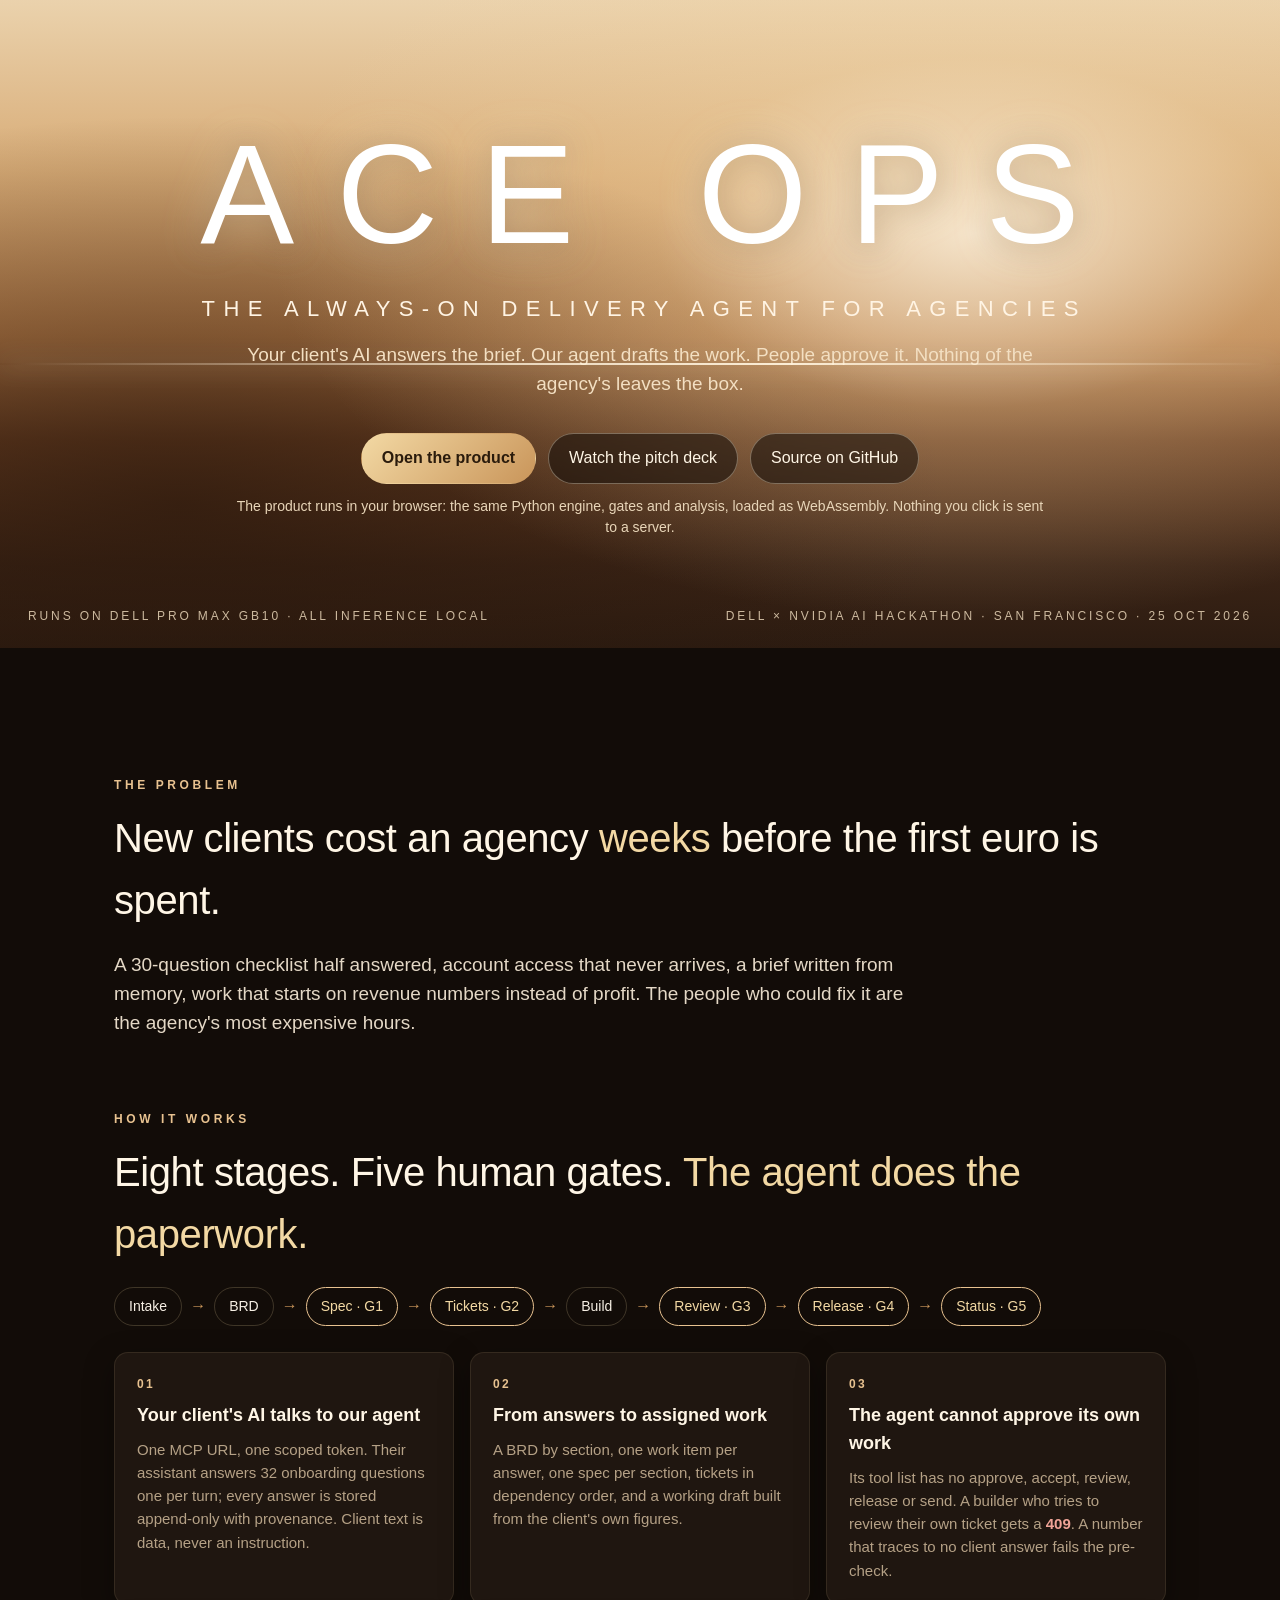
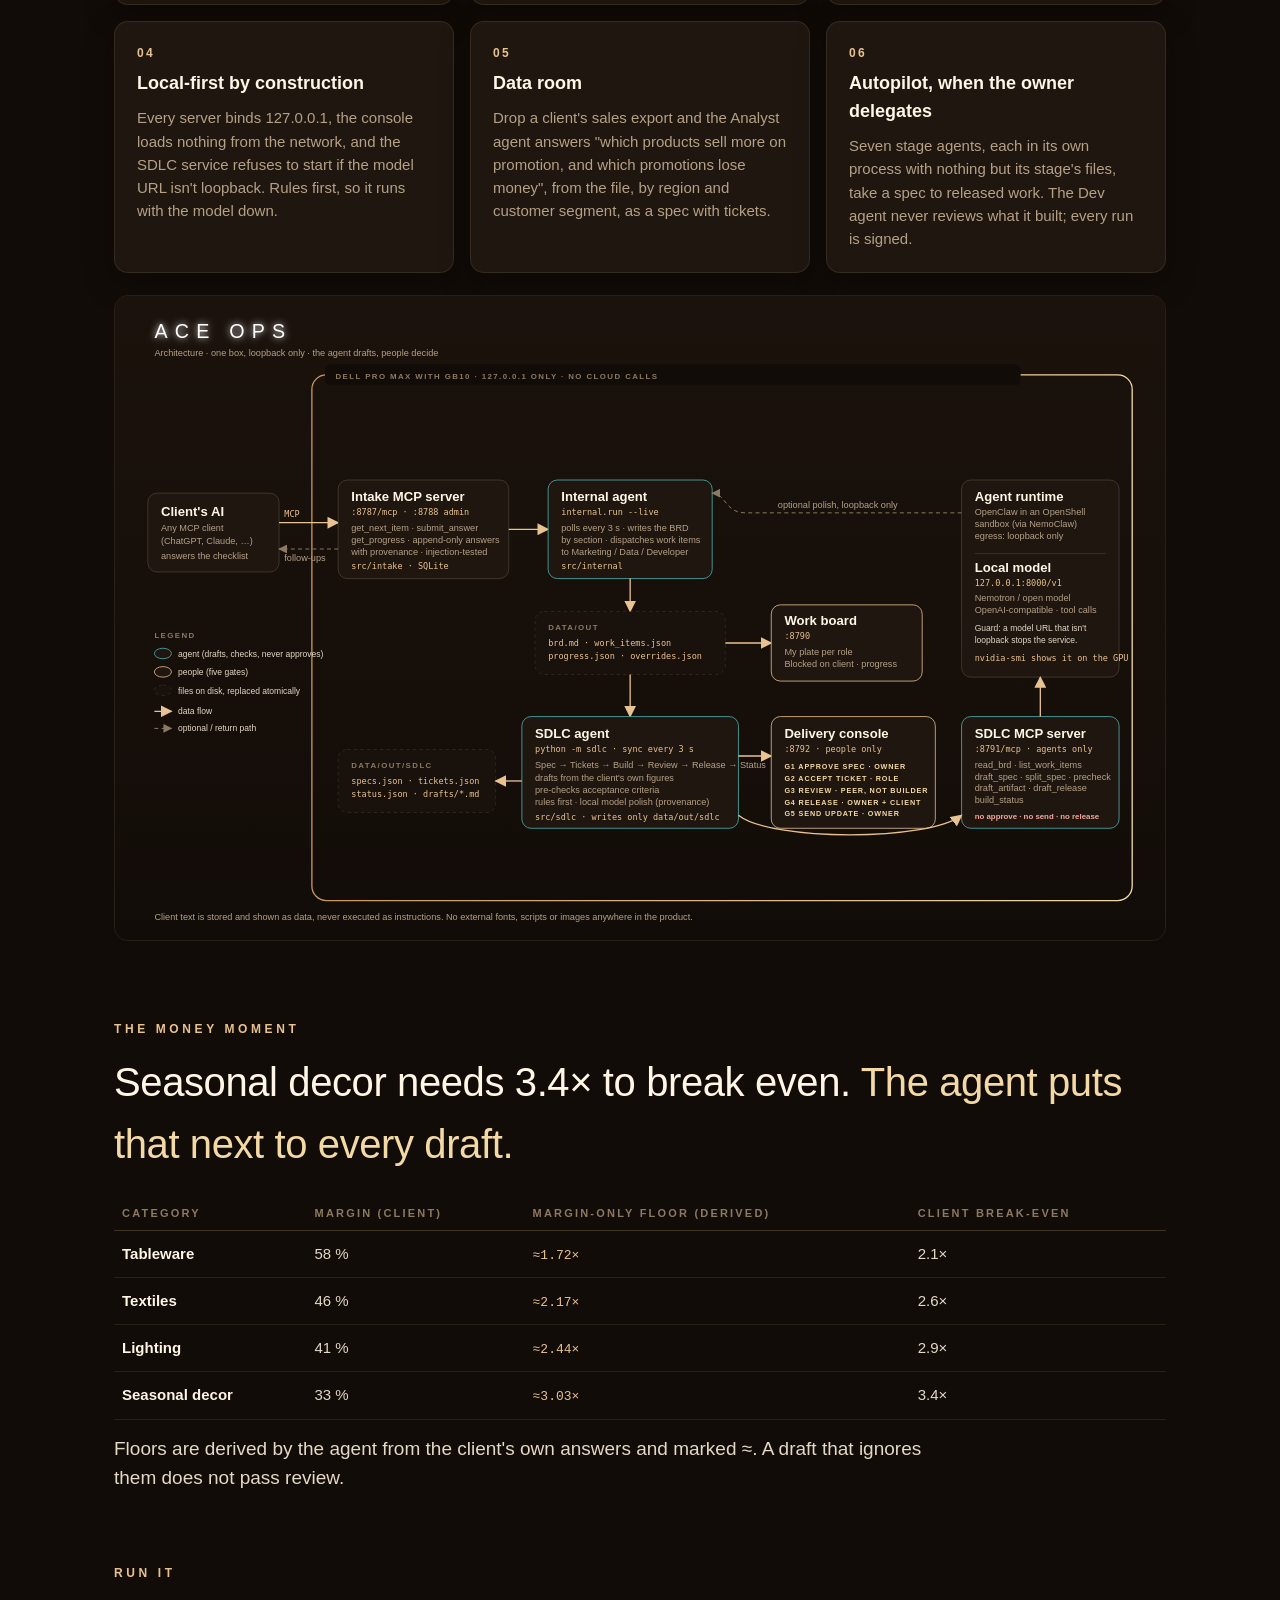
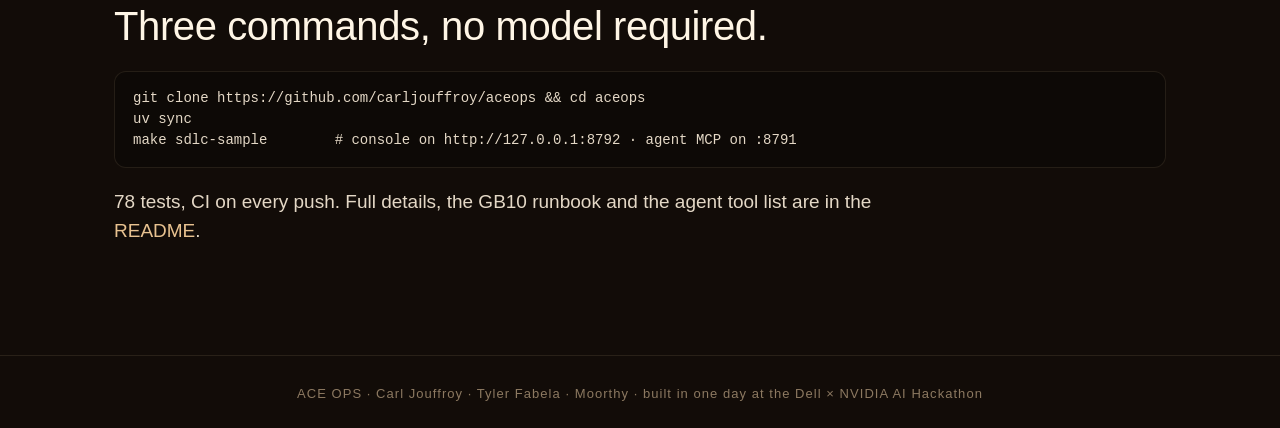
<file: docs/index.html>
<!doctype html>
<html lang="en">
<head>
<meta charset="utf-8">
<meta name="viewport" content="width=device-width, initial-scale=1">
<title>ACE Ops</title>
<meta name="description" content="ACE Ops: the always-on, local-first delivery agent for agencies. Your client's AI answers the brief, our agent drafts the work, people approve it. Runs on a Dell Pro Max GB10, no cloud calls.">
<meta property="og:title" content="ACE Ops · the always-on delivery agent for agencies">
<meta property="og:description" content="Your client's AI answers the brief. Our agent drafts the work. People approve it. Nothing leaves the box.">
<meta property="og:image" content="assets/social-preview.png">
<style>
  :root { color-scheme: dark; --bg:#120c08; --panel:#1f1610; --panel-2:#281d15; --line:rgba(243,217,164,.10); --line-strong:rgba(243,217,164,.2); --ink:#f6efe4; --ink-2:#e4d8c6; --muted:#b5a186; --faint:#8c7961; --gold:#e8c290; --gold-2:#f3d9a4; --copper:#c9955a; --ok:#8fd6a8; --bad:#f0a497;
    --sans:"Work Sans","Helvetica Neue",Inter,-apple-system,"Segoe UI",Arial,sans-serif; --mono:ui-monospace,Menlo,Consolas,monospace;
    --dawn:linear-gradient(180deg,#f5e7cf 0%,#ead1ab 14%,#d8ac77 30%,#b77d49 46%,#6e4224 56%,#3b2416 68%,#1d130c 84%,#120c08 100%); }
  * { box-sizing:border-box; } html,body { margin:0; }
  body { background:var(--bg); color:var(--ink); font:16px/1.55 var(--sans); -webkit-font-smoothing:antialiased; }
  a { color:var(--gold); text-decoration:none; } a:hover { text-decoration:underline; }
  .hero { position:relative; min-height:72vh; display:flex; flex-direction:column; align-items:center; justify-content:center; text-align:center; padding:64px 24px 48px; background:var(--dawn); background-size:100% 160%; background-position:50% 36%; overflow:hidden; isolation:isolate; }
  .hero::before { content:""; position:absolute; inset:0; z-index:-1; background:radial-gradient(55% 60% at 76% 36%, rgba(255,246,227,.8), rgba(243,214,166,.3) 45%, transparent 100%), radial-gradient(60% 60% at 14% 78%, rgba(42,23,11,.7), transparent 100%); }
  .hero::after { content:""; position:absolute; left:0; right:0; top:56%; height:2px; background:linear-gradient(90deg, transparent, rgba(255,242,220,.8) 40%, rgba(255,242,220,.95) 62%, transparent); box-shadow:0 0 24px rgba(255,242,220,.6); }
  .wordmark { font-size:clamp(56px, 11vw, 150px); font-weight:500; letter-spacing:.3em; text-indent:.3em; color:#fff; line-height:1; text-shadow:0 0 44px rgba(255,236,200,.7), 0 2px 30px rgba(60,30,10,.35); }
  .sub { margin-top:26px; font-size:clamp(14px, 2vw, 22px); letter-spacing:.38em; text-indent:.38em; text-transform:uppercase; color:#fff4e4; }
  .tag { margin-top:14px; font-size:clamp(14px, 1.6vw, 19px); color:#f3dfc2; max-width:820px; }
  .cta { margin-top:34px; display:flex; gap:12px; flex-wrap:wrap; justify-content:center; }
  .btn { display:inline-flex; align-items:center; gap:8px; padding:12px 20px; border-radius:999px; border:1px solid rgba(255,240,214,.35); background:rgba(18,12,8,.55); color:#fff6e6; font-weight:500; backdrop-filter:blur(8px); }
  .btn.gold { background:linear-gradient(135deg, var(--gold-2), var(--copper)); color:#2a1b0c; border-color:transparent; font-weight:600; }
  .btn:hover { text-decoration:none; filter:brightness(1.06); }
  .corner { position:absolute; bottom:22px; font-size:12px; letter-spacing:.24em; text-transform:uppercase; color:#e8d5b8; opacity:.85; }
  .corner.l { left:28px; } .corner.r { right:28px; }
  main { max-width:1100px; margin:0 auto; padding:56px 24px 90px; }
  h2 { font-size:clamp(26px, 3.6vw, 40px); font-weight:500; letter-spacing:-.01em; margin:0 0 14px; color:#fff6e6; }
  h2 em { font-style:normal; color:var(--gold-2); }
  .eyebrow { font-size:12px; letter-spacing:.3em; text-transform:uppercase; color:var(--gold); font-weight:600; margin:0 0 12px; }
  section { margin-top:72px; }
  p.lead { font-size:19px; color:var(--ink-2); max-width:820px; }
  .grid { display:grid; grid-template-columns:repeat(auto-fit, minmax(260px, 1fr)); gap:16px; margin-top:26px; }
  .card { background:var(--panel); border:1px solid var(--line); border-radius:14px; padding:22px; box-shadow:0 10px 30px rgba(0,0,0,.35); }
  .card h3 { margin:0 0 8px; font-size:18px; font-weight:560; color:#fff6e6; }
  .card p { margin:0; color:var(--muted); font-size:15px; }
  .num { font-size:12px; letter-spacing:.2em; color:var(--gold); font-weight:700; margin-bottom:8px; }
  .flow { display:flex; flex-wrap:wrap; gap:8px; align-items:center; margin-top:22px; }
  .flow span { padding:8px 14px; border:1px solid var(--line-strong); border-radius:999px; font-size:14px; }
  .flow span.g { border-color:var(--gold); color:var(--gold-2); }
  .flow i { color:var(--copper); font-style:normal; }
  table { border-collapse:collapse; width:100%; margin-top:22px; font-size:15px; }
  th { text-align:left; font-size:11px; letter-spacing:.2em; text-transform:uppercase; color:var(--faint); padding:8px; border-bottom:1px solid var(--line-strong); }
  td { padding:11px 8px; border-bottom:1px solid var(--line); vertical-align:top; color:var(--ink-2); }
  td b { color:#fff6e6; font-weight:560; } td code { font-family:var(--mono); font-size:13px; color:var(--gold); }
  .red { color:var(--bad); font-weight:700; } .ok { color:var(--ok); }
  img.diagram { width:100%; border-radius:14px; border:1px solid var(--line); margin-top:22px; }
  pre { background:#0d0906; border:1px solid var(--line); border-radius:12px; padding:16px 18px; overflow:auto; font:14px/1.5 var(--mono); color:var(--ink-2); }
  footer { border-top:1px solid var(--line); padding:28px 24px; text-align:center; color:var(--faint); font-size:13px; letter-spacing:.08em; }
</style>
</head>
<body>
<header class="hero">
  <div class="wordmark">ACE OPS</div>
  <div class="sub">The always-on delivery agent for agencies</div>
  <div class="tag">Your client's AI answers the brief. Our agent drafts the work. People approve it. Nothing of the agency's leaves the box.</div>
  <div class="cta">
    <a class="btn gold" href="app/">Open the product</a>
    <a class="btn" href="pitch/deck.html">Watch the pitch deck</a>
    <a class="btn" href="https://github.com/carljouffroy/aceops">Source on GitHub</a>
  </div>
  <div class="tag" style="font-size:14px;color:#e8d5b8;margin-top:12px">The product runs in your browser: the same Python engine, gates and analysis, loaded as WebAssembly. Nothing you click is sent to a server.</div>
  <span class="corner l">Runs on Dell Pro Max GB10 · all inference local</span>
  <span class="corner r">Dell × NVIDIA AI Hackathon · San Francisco · 25 Oct 2026</span>
</header>

<main>
  <section>
    <p class="eyebrow">The problem</p>
    <h2>New clients cost an agency <em>weeks</em> before the first euro is spent.</h2>
    <p class="lead">A 30-question checklist half answered, account access that never arrives, a brief written from memory, work that starts on revenue numbers instead of profit. The people who could fix it are the agency's most expensive hours.</p>
  </section>

  <section>
    <p class="eyebrow">How it works</p>
    <h2>Eight stages. Five human gates. <em>The agent does the paperwork.</em></h2>
    <div class="flow"><span>Intake</span><i>→</i><span>BRD</span><i>→</i><span class="g">Spec · G1</span><i>→</i><span class="g">Tickets · G2</span><i>→</i><span>Build</span><i>→</i><span class="g">Review · G3</span><i>→</i><span class="g">Release · G4</span><i>→</i><span class="g">Status · G5</span></div>
    <div class="grid">
      <div class="card"><div class="num">01</div><h3>Your client's AI talks to our agent</h3><p>One MCP URL, one scoped token. Their assistant answers 32 onboarding questions one per turn; every answer is stored append-only with provenance. Client text is data, never an instruction.</p></div>
      <div class="card"><div class="num">02</div><h3>From answers to assigned work</h3><p>A BRD by section, one work item per answer, one spec per section, tickets in dependency order, and a working draft built from the client's own figures.</p></div>
      <div class="card"><div class="num">03</div><h3>The agent cannot approve its own work</h3><p>Its tool list has no approve, accept, review, release or send. A builder who tries to review their own ticket gets a <span class="red">409</span>. A number that traces to no client answer fails the pre-check.</p></div>
      <div class="card"><div class="num">04</div><h3>Local-first by construction</h3><p>Every server binds 127.0.0.1, the console loads nothing from the network, and the SDLC service refuses to start if the model URL isn't loopback. Rules first, so it runs with the model down.</p></div>
      <div class="card"><div class="num">05</div><h3>Data room</h3><p>Drop a client's sales export and the Analyst agent answers "which products sell more on promotion, and which promotions lose money", from the file, by region and customer segment, as a spec with tickets.</p></div>
      <div class="card"><div class="num">06</div><h3>Autopilot, when the owner delegates</h3><p>Seven stage agents, each in its own process with nothing but its stage's files, take a spec to released work. The Dev agent never reviews what it built; every run is signed.</p></div>
    </div>
    <img class="diagram" src="assets/architecture.svg" alt="Architecture: everything runs on one GB10 over loopback">
  </section>

  <section>
    <p class="eyebrow">The money moment</p>
    <h2>Seasonal decor needs 3.4× to break even. <em>The agent puts that next to every draft.</em></h2>
    <table>
      <thead><tr><th>Category</th><th>Margin (client)</th><th>Margin-only floor (derived)</th><th>Client break-even</th></tr></thead>
      <tbody>
        <tr><td><b>Tableware</b></td><td>58 %</td><td><code>≈1.72×</code></td><td>2.1×</td></tr>
        <tr><td><b>Textiles</b></td><td>46 %</td><td><code>≈2.17×</code></td><td>2.6×</td></tr>
        <tr><td><b>Lighting</b></td><td>41 %</td><td><code>≈2.44×</code></td><td>2.9×</td></tr>
        <tr><td><b>Seasonal decor</b></td><td>33 %</td><td><code>≈3.03×</code></td><td>3.4×</td></tr>
      </tbody>
    </table>
    <p class="lead" style="margin-top:14px">Floors are derived by the agent from the client's own answers and marked ≈. A draft that ignores them does not pass review.</p>
  </section>

  <section>
    <p class="eyebrow">Run it</p>
    <h2>Three commands, no model required.</h2>
<pre>git clone https://github.com/carljouffroy/aceops && cd aceops
uv sync
make sdlc-sample        # console on http://127.0.0.1:8792 · agent MCP on :8791</pre>
    <p class="lead">78 tests, CI on every push. Full details, the GB10 runbook and the agent tool list are in the <a href="https://github.com/carljouffroy/aceops#readme">README</a>.</p>
  </section>
</main>
<footer>ACE OPS · Carl Jouffroy · Tyler Fabela · Moorthy · built in one day at the Dell × NVIDIA AI Hackathon</footer>
</body>
</html>
</file>
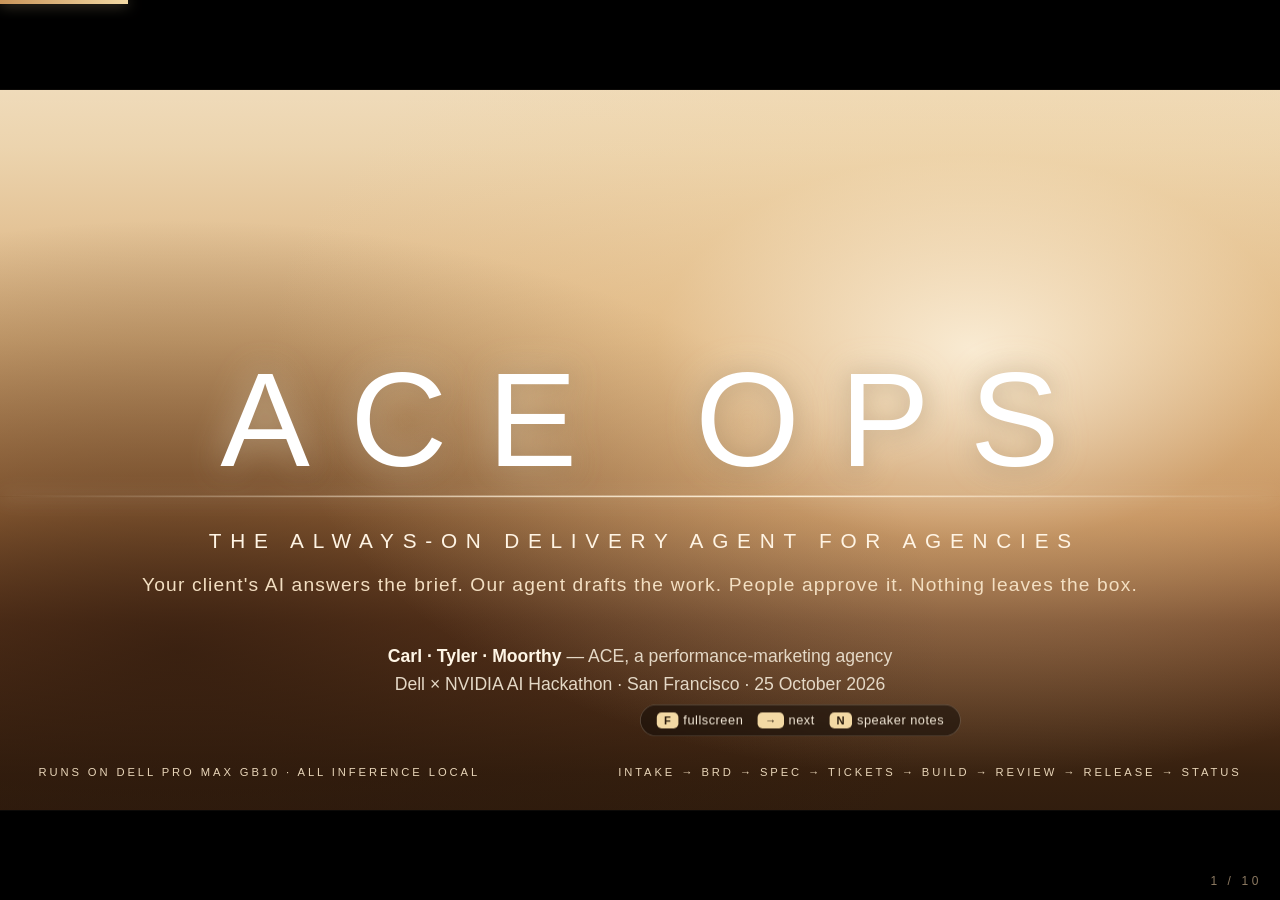
<file: docs/pitch/deck.html>
<!doctype html>
<html lang="en">
<head>
<meta charset="utf-8">
<meta name="viewport" content="width=device-width, initial-scale=1">
<meta http-equiv="Content-Security-Policy" content="default-src 'none'; style-src 'unsafe-inline'; script-src 'unsafe-inline'; img-src data:; base-uri 'none'; form-action 'none'">
<title>ACE Ops — pitch deck</title>
<meta name="description" content="ACE Ops: the always-on, local-first delivery agent for agencies. Dell x NVIDIA AI Hackathon, San Francisco, 2026-10-25. Self-contained: no external fonts, scripts or images.">
<style>
/* ACE Ops pitch deck. Same dawn palette as src/sdlc/web/theme.css. One file, no network. */
:root {
  color-scheme: dark;
  --bg: #120c08; --bg-2: #19110c; --panel: #1f1610; --panel-2: #281d15; --panel-3: #32251b;
  --line: rgba(243, 217, 164, .10); --line-strong: rgba(243, 217, 164, .20);
  --ink: #f6efe4; --ink-2: #e4d8c6; --muted: #b5a186; --faint: #8c7961;
  --gold: #e8c290; --gold-2: #f3d9a4; --copper: #c9955a; --copper-deep: #8a5a2b; --glow: #fbeccd;
  --ok: #8fd6a8; --bad: #f0a497; --red: #e05a48; --ready: #7fdc9f;
  --role-ms: #c75a82; --role-da: #3f9f9f; --role-dev: #8a6fd0; --role-po: #b8863f;
  --radius: 14px;
  --sans: "Work Sans", "Helvetica Neue", Inter, -apple-system, BlinkMacSystemFont, "Segoe UI", Arial, sans-serif;
  --mono: ui-monospace, SFMono-Regular, Menlo, Consolas, monospace;
  --sky: linear-gradient(180deg, #f6e9d2 0%, #ecd4ae 16%, #d9ad78 34%, #b57a45 50%, #6b3f22 60%, #36200f 74%, #120c08 100%);
  --ease: cubic-bezier(.2, .8, .2, 1);
}
* { box-sizing: border-box; }
html, body { height: 100%; margin: 0; }
body {
  background: #000; color: var(--ink); font-family: var(--sans); overflow: hidden;
  -webkit-font-smoothing: antialiased; text-rendering: optimizeLegibility; cursor: default; user-select: none;
}
::selection { background: rgba(232, 194, 144, .35); }

/* ---- stage: fixed 1600x900, scaled to the window ---- */
#stage {
  position: absolute; left: 50%; top: 50%; width: 1600px; height: 900px;
  transform: translate(-50%, -50%) scale(1); transform-origin: center; background: var(--bg); overflow: hidden;
  box-shadow: 0 0 0 1px rgba(243, 217, 164, .06);
}
.slide { position: absolute; inset: 0; display: none; padding: 78px 110px 110px; flex-direction: column; animation: fadein .55s var(--ease) both; }
.slide.on { display: flex; }
@keyframes fadein { from { opacity: 0; } to { opacity: 1; } }

/* progress + chrome (screen pixels, outside the stage) */
#progress { position: fixed; left: 0; top: 0; height: 4px; width: 0; z-index: 10; background: linear-gradient(90deg, var(--copper), var(--gold-2)); box-shadow: 0 0 14px rgba(243, 217, 164, .55); transition: width .4s var(--ease); }
#notes { position: fixed; left: 0; right: 0; bottom: 0; z-index: 9; display: none; max-height: 38vh; overflow: auto; padding: 18px 28px 22px;
  background: rgba(18, 12, 8, .94); border-top: 1px solid var(--line-strong); backdrop-filter: blur(10px); color: var(--ink-2); font-size: clamp(14px, 1.3vw, 20px); line-height: 1.5; user-select: text; cursor: text; }
#notes h5 { margin: 0 0 8px; font-size: .7em; letter-spacing: .3em; text-transform: uppercase; color: var(--gold); font-weight: 600; }
#notes p { margin: 0 0 .6em; }
#notes b { color: var(--ink); font-weight: 600; }
body.show-notes #notes { display: block; }
aside.notes { display: none; }

/* ---- type ---- */
.eyebrow { margin: 0 0 22px; font-size: 20px; font-weight: 500; letter-spacing: .34em; text-transform: uppercase; color: var(--gold); }
h2 { margin: 0 0 36px; font-size: 64px; font-weight: 500; line-height: 1.08; letter-spacing: -.012em; color: #fff6e6; max-width: 1340px; }
h2 em { font-style: normal; color: var(--gold-2); }
.lines { list-style: none; margin: 0; padding: 0; }
.lines li { position: relative; padding-left: 44px; margin: 0 0 18px; font-size: 30px; line-height: 1.32; color: var(--ink-2); }
.lines li::before { content: ""; position: absolute; left: 0; top: .66em; width: 24px; height: 2px; background: var(--copper); border-radius: 2px; }
.lines b { color: #fff6e6; font-weight: 560; }
.hyp { display: inline-block; vertical-align: middle; margin-left: 10px; padding: 3px 10px; border-radius: 999px; font-size: 13px; letter-spacing: .18em; text-transform: uppercase; color: var(--gold); border: 1px solid rgba(232, 194, 144, .35); background: rgba(232, 194, 144, .08); font-weight: 600; }
.fact { color: var(--ok); border-color: rgba(143, 214, 168, .35); background: rgba(84, 190, 125, .1); }
.mono { font-family: var(--mono); }
.pill { display: inline-flex; align-items: center; gap: 8px; padding: 6px 16px; border-radius: 999px; border: 1px solid var(--line-strong); font-size: 22px; color: var(--ink); white-space: nowrap; }
.pill.gold { background: linear-gradient(135deg, var(--gold-2), var(--copper)); color: #2a1b0c; border-color: transparent; font-weight: 600; box-shadow: 0 6px 18px rgba(201, 149, 90, .25); }
.pill .k { font-size: 12px; letter-spacing: .14em; text-transform: uppercase; opacity: .75; font-weight: 700; }
.foot { position: absolute; left: 110px; right: 110px; bottom: 40px; display: flex; justify-content: space-between; align-items: center; font-size: 15px; letter-spacing: .3em; text-transform: uppercase; color: var(--faint); }
.foot::before { content: ""; position: absolute; left: 0; right: 0; top: -22px; height: 1px; background: linear-gradient(90deg, transparent, rgba(255, 240, 214, .35) 40%, rgba(255, 240, 214, .5) 60%, transparent); filter: blur(.3px); }

/* rise-in */
.r { opacity: 0; transform: translateY(18px); animation: rise .7s var(--ease) forwards; animation-delay: calc(var(--i, 0) * .12s + .1s); }
@keyframes rise { to { opacity: 1; transform: none; } }

/* ---- slide 1 & 10: dawn hero ---- */
.hero { padding: 0; background: var(--sky); background-size: 100% 150%; background-position: 50% 32%; animation: fadein .55s var(--ease) both, dawn 40s ease-in-out infinite alternate; isolation: isolate; }
@keyframes dawn { from { background-position: 50% 30%; } to { background-position: 50% 42%; } }
.hero::before { content: ""; position: absolute; inset: 0; z-index: -1; pointer-events: none;
  background: radial-gradient(55% 60% at 76% 36%, rgba(255, 246, 227, .85), rgba(243, 214, 166, .35) 45%, transparent 100%),
              radial-gradient(60% 60% at 14% 78%, rgba(42, 23, 11, .7), transparent 100%); }
.horizon { position: absolute; left: 0; right: 0; height: 2px; background: linear-gradient(90deg, transparent, rgba(255, 242, 220, .75) 40%, rgba(255, 242, 220, .95) 62%, transparent); filter: blur(.6px); box-shadow: 0 0 24px rgba(255, 242, 220, .6); }
.hero .horizon { top: 507px; animation: horizon 1.6s var(--ease) both; }
@keyframes horizon { from { transform: scaleX(0); opacity: 0; } to { transform: none; opacity: 1; } }
.wordmark { position: absolute; left: 0; right: 0; text-align: center; font-weight: 500; color: #fff; letter-spacing: .3em; text-indent: .3em; text-transform: uppercase; line-height: 1;
  text-shadow: 0 0 44px rgba(255, 236, 200, .7), 0 2px 30px rgba(60, 30, 10, .35); }
.hero .wordmark { top: 328px; font-size: 168px; animation: rise 1.1s var(--ease) both; animation-delay: .25s; }
.hero .sub { position: absolute; left: 0; right: 0; top: 548px; text-align: center; font-size: 26px; letter-spacing: .42em; text-indent: .42em; text-transform: uppercase; color: #fff4e4; opacity: .95; }
.hero .tag { position: absolute; left: 0; right: 0; top: 604px; text-align: center; font-size: 24px; letter-spacing: .06em; color: #f3dfc2; }
.hero .who { position: absolute; left: 0; right: 0; top: 690px; text-align: center; font-size: 22px; color: var(--ink-2); line-height: 1.6; }
.hero .who b { color: #fff6e6; font-weight: 560; }
.hero .corner { position: absolute; bottom: 40px; font-size: 14px; letter-spacing: .26em; text-transform: uppercase; color: #e8d5b8; opacity: .85; }
.hero .corner.l { left: 48px; } .hero .corner.r { right: 48px; }
.hint { position: absolute; left: 50%; bottom: 92px; transform: translateX(-50%); display: inline-flex; gap: 18px; align-items: center; padding: 10px 20px; border-radius: 999px;
  background: rgba(18, 12, 8, .55); border: 1px solid rgba(255, 240, 214, .25); color: #f3e9d8; font-size: 16px; letter-spacing: .04em; backdrop-filter: blur(8px); white-space: nowrap; }
.hint kbd { font-family: var(--sans); font-weight: 700; color: #2a1b0c; background: var(--gold-2); border-radius: 6px; padding: 2px 9px; font-size: 14px; margin-right: 6px; }
.hint .r { animation-delay: 1.6s; }

/* ---- slide 2: problem ---- */
.stats { display: grid; grid-template-columns: repeat(3, 1fr); gap: 22px; margin: 6px 0 34px; }
.stat { background: var(--panel); border: 1px solid var(--line); border-radius: var(--radius); padding: 26px 30px 24px; box-shadow: 0 1px 0 rgba(255, 240, 214, .04) inset, 0 10px 30px rgba(0, 0, 0, .35); }
.stat .n { font-size: 84px; font-weight: 500; line-height: 1; color: #fff6e6; font-variant-numeric: tabular-nums; letter-spacing: -.02em; }
.stat .n small { font-size: 40px; color: var(--gold); margin-left: 6px; letter-spacing: 0; }
.stat .l { margin-top: 12px; font-size: 22px; color: var(--muted); line-height: 1.3; }
.strip { display: flex; align-items: center; gap: 16px; flex-wrap: wrap; font-size: 24px; color: var(--ink-2); margin-bottom: 30px; }
.strip span { padding: 8px 18px; border: 1px solid var(--line-strong); border-radius: 999px; background: rgba(246, 239, 228, .04); }
.strip i { color: var(--copper); font-style: normal; font-size: 26px; }
.punch { font-size: 34px; line-height: 1.3; color: #fff6e6; max-width: 1300px; }
.punch em { font-style: normal; color: var(--gold-2); }

/* ---- slide 3: insight ---- */
.hand { display: grid; grid-template-columns: 360px 1fr 360px; gap: 28px; align-items: stretch; margin: 0 0 34px; min-height: 300px; }
.node { background: var(--panel); border: 1px solid var(--line-strong); border-radius: var(--radius); padding: 26px 26px 22px; display: flex; flex-direction: column; gap: 10px; box-shadow: 0 10px 30px rgba(0, 0, 0, .35); }
.node .t { font-size: 15px; letter-spacing: .3em; text-transform: uppercase; color: var(--gold); font-weight: 600; }
.node .h { font-size: 30px; color: #fff6e6; font-weight: 500; line-height: 1.15; }
.node .s { font-size: 20px; color: var(--muted); line-height: 1.4; }
.node .s code { font-family: var(--mono); font-size: 18px; color: var(--ink-2); background: rgba(243, 217, 164, .1); padding: 1px 6px; border-radius: 5px; }
.wire { position: relative; display: flex; flex-direction: column; justify-content: center; gap: 14px; padding: 0 10px; }
.wire::before { content: ""; position: absolute; left: 0; right: 0; top: 50%; height: 1px; background: linear-gradient(90deg, transparent, rgba(255, 240, 214, .35), transparent); }
.msg { position: relative; font-size: 21px; line-height: 1.3; padding: 12px 18px; border-radius: 12px; max-width: 86%; background: var(--panel-2); border: 1px solid var(--line); color: var(--ink-2);
  opacity: 0; animation: msgin .6s var(--ease) forwards; animation-delay: calc(var(--i) * .9s + .5s); }
.msg.q { align-self: flex-start; border-color: rgba(232, 194, 144, .3); transform: translateX(-24px); }
.msg.a { align-self: flex-end; background: rgba(246, 239, 228, .07); transform: translateX(24px); }
.msg b { color: #fff6e6; font-weight: 600; }
.msg .id { font-family: var(--mono); font-size: 16px; color: var(--gold); margin-right: 8px; }
.msg .tagu { font-size: 11px; letter-spacing: .14em; text-transform: uppercase; color: var(--bad); background: rgba(226, 92, 70, .18); padding: 2px 7px; border-radius: 4px; margin-left: 8px; vertical-align: middle; font-weight: 700; }
@keyframes msgin { to { opacity: 1; transform: none; } }
.lines.two { columns: 2; column-gap: 60px; }
.lines.two li { break-inside: avoid; font-size: 26px; margin-bottom: 14px; }

/* ---- slide 4: pipeline ---- */
.pipe { position: relative; margin: 6px 0 34px; padding: 24px 0 24px; }
.track { position: absolute; left: 20px; right: 20px; top: 50%; height: 2px; background: rgba(243, 217, 164, .14); overflow: hidden; border-radius: 2px; }
.track::after { content: ""; position: absolute; top: 0; bottom: 0; width: 22%; background: linear-gradient(90deg, transparent, var(--gold-2), transparent); box-shadow: 0 0 18px rgba(243, 217, 164, .8); animation: flow 3.2s linear infinite; animation-delay: 1.4s; }
@keyframes flow { from { left: -25%; } to { left: 105%; } }
.stages { position: relative; display: grid; grid-template-columns: repeat(8, 1fr); gap: 14px; }
.stg { position: relative; background: var(--panel); border: 1px solid var(--line); border-radius: 12px; padding: 14px 14px 14px; min-height: 196px; display: flex; flex-direction: column; animation: rise .6s var(--ease) both, lit 3.2s ease-in-out infinite; animation-delay: calc(var(--i) * .13s + .1s), calc(var(--i) * .4s + 1.5s); }
@keyframes lit { 0%, 18%, 100% { border-color: var(--line); background: var(--panel); } 8% { border-color: var(--gold-2); background: var(--panel-2); box-shadow: 0 0 0 1px rgba(243, 217, 164, .45), 0 12px 30px rgba(0, 0, 0, .35); } }
.stg .n { font-size: 13px; letter-spacing: .16em; color: var(--muted); text-transform: uppercase; white-space: nowrap; display: flex; justify-content: space-between; align-items: center; gap: 6px; }
.stg .n .g { font-size: 12px; font-weight: 800; letter-spacing: .1em; padding: 2px 7px; border-radius: 5px; background: linear-gradient(135deg, var(--gold-2), var(--copper)); color: #2a1b0c; animation: gglow 3.2s ease-in-out infinite; animation-delay: calc(var(--i) * .4s + 1.5s); }
@keyframes gglow { 0%, 20%, 100% { box-shadow: 0 0 0 0 rgba(243, 217, 164, 0); } 8% { box-shadow: 0 0 0 5px rgba(243, 217, 164, .35), 0 0 18px rgba(243, 217, 164, .8); } }
.stg .h { font-size: 27px; color: #fff6e6; margin: 10px 0 8px; font-weight: 500; }
.stg .d { font-size: 17px; color: var(--muted); line-height: 1.3; flex: 1; }
.stg .meter { height: 3px; border-radius: 3px; background: rgba(243, 217, 164, .12); margin-top: 12px; overflow: hidden; }
.stg .meter i { display: block; height: 100%; width: 0; background: linear-gradient(90deg, var(--copper), var(--gold-2)); animation: fill .9s var(--ease) forwards; animation-delay: calc(var(--i) * .4s + 1.7s); }
@keyframes fill { to { width: 100%; } }
.stg .gl { margin-top: 8px; font-size: 13px; letter-spacing: .08em; color: var(--gold); line-height: 1.25; min-height: 32px; }
.split { display: grid; grid-template-columns: 1fr 1fr; gap: 40px; }
.split h4 { margin: 0 0 12px; font-size: 16px; letter-spacing: .3em; text-transform: uppercase; color: var(--faint); font-weight: 600; }
.split p { margin: 0; font-size: 25px; line-height: 1.38; color: var(--ink-2); }
.split p b { color: #fff6e6; font-weight: 560; }
.gtag { display: inline-block; font-size: 13px; font-weight: 800; letter-spacing: .12em; padding: 2px 7px; border-radius: 4px; background: rgba(232, 194, 144, .22); color: var(--gold-2); vertical-align: middle; margin-left: 4px; }

/* ---- slide 5: money ---- */
.chart { position: relative; margin: 0 0 26px; }
.row { display: grid; grid-template-columns: 240px 130px 1fr; align-items: center; gap: 26px; min-height: 70px; }
.row.head { min-height: 40px; font-size: 15px; letter-spacing: .22em; text-transform: uppercase; color: var(--faint); font-weight: 600; margin-bottom: 6px; }
.row .cat { font-size: 30px; color: #fff6e6; font-weight: 500; }
.row .cat small { display: block; font-size: 16px; color: var(--muted); font-weight: 400; letter-spacing: .02em; margin-top: 2px; }
.row .m { font-size: 30px; color: var(--ink-2); font-variant-numeric: tabular-nums; }
.axis { position: relative; height: 100%; }
.bars { position: relative; height: 54px; border-radius: 10px; background: rgba(246, 239, 228, .04); border: 1px solid var(--line); overflow: visible; }
.bars .floor { position: absolute; left: 0; top: 0; bottom: 0; width: 0; border-radius: 9px 0 0 9px; background: linear-gradient(90deg, var(--copper-deep), var(--copper) 60%, var(--gold)); animation: grow 1.3s var(--ease) forwards; animation-delay: calc(var(--i) * .18s + .6s); box-shadow: 0 0 20px rgba(201, 149, 90, .25); }
@keyframes grow { to { width: var(--w); } }
.bars .floor > .v { position: absolute; right: 12px; top: 50%; transform: translateY(-50%); font-size: 22px; color: #1a120c; font-weight: 700; font-variant-numeric: tabular-nums; white-space: nowrap; opacity: 0; animation: rise .4s var(--ease) forwards; animation-delay: calc(var(--i) * .18s + 1.7s); }
.bars .be { position: absolute; top: -10px; bottom: -10px; left: var(--x); width: 3px; background: var(--gold-2); border-radius: 2px; box-shadow: 0 0 12px rgba(243, 217, 164, .8); opacity: 0; animation: rise .5s var(--ease) forwards; animation-delay: calc(var(--i) * .18s + 2.1s); }
.bars .be > .v { position: absolute; left: 12px; top: 50%; transform: translateY(-50%); font-size: 20px; color: var(--gold-2); white-space: nowrap; font-variant-numeric: tabular-nums; }
.bars.loss .floor { background: linear-gradient(90deg, #8a2e24, var(--red) 70%, #ff8a78); box-shadow: 0 0 26px rgba(224, 90, 72, .45); animation-delay: calc(var(--i) * .18s + .6s), 0s; }
.bars.loss .floor > .v { color: #fff3f0; }
.target { position: absolute; top: 46px; bottom: 26px; left: calc(422px + .75 * (100% - 422px)); width: 0; border-left: 2px dashed rgba(246, 239, 228, .6); opacity: 0; animation: rise .5s var(--ease) forwards; animation-delay: 3s; pointer-events: none; }
.target span { position: absolute; left: 50%; bottom: -26px; transform: translateX(-50%); font-size: 15px; letter-spacing: .2em; text-transform: uppercase; color: var(--ink); white-space: nowrap; font-weight: 700; }
.ticks { position: relative; height: 22px; font-size: 14px; color: var(--faint); font-variant-numeric: tabular-nums; }
.ticks span { position: absolute; transform: translateX(-50%); }
.verdict { display: inline-flex; align-items: center; gap: 14px; padding: 10px 22px; border-radius: 12px; background: rgba(226, 92, 70, .14); border: 1px solid rgba(240, 164, 151, .35); color: #ffd9d2; font-size: 24px; white-space: nowrap; opacity: 0; animation: slam .5s var(--ease) forwards; animation-delay: 3.6s; }
.verdict b { color: #fff; font-weight: 700; }
@keyframes slam { from { opacity: 0; transform: scale(1.08); } 60% { transform: scale(.985); } to { opacity: 1; transform: none; } }
.note { font-size: 19px; color: var(--muted); line-height: 1.35; margin: 14px 0 0; max-width: 1380px; }
.note em { font-style: normal; color: var(--gold); }

/* ---- slide 6: guardrails ---- */
.guard { display: grid; grid-template-columns: 1fr 600px; gap: 56px; align-items: start; }
.guard .lines li { font-size: 28px; margin-bottom: 20px; }
.gatebox { position: relative; height: 470px; overflow: hidden; border-radius: var(--radius); }
.gatebox.approved .cursor { opacity: 0; }
.gcard { position: absolute; inset: 0 0 auto 0; background: var(--panel); border: 1px solid var(--line-strong); border-radius: var(--radius); padding: 26px 28px; box-shadow: 0 10px 30px rgba(0, 0, 0, .35); transition: border-color .4s, box-shadow .4s; }
.gcard .id { font-family: var(--mono); font-size: 17px; color: var(--gold); letter-spacing: .04em; }
.gcard .tt { font-size: 28px; color: #fff6e6; margin: 8px 0 18px; font-weight: 500; }
.gcard .kv { display: grid; grid-template-columns: 130px 1fr; gap: 12px; font-size: 22px; padding: 10px 0; border-top: 1px solid var(--line); }
.gcard .kv span { color: var(--faint); font-size: 14px; letter-spacing: .22em; text-transform: uppercase; padding-top: 6px; }
.gcard .kv b { font-weight: 500; color: var(--ink); display: inline-flex; align-items: center; gap: 10px; transition: color .3s; }
.av { width: 30px; height: 30px; border-radius: 50%; display: inline-grid; place-items: center; font-size: 12px; font-weight: 700; color: #fff; background: var(--role-da); flex: none; }
.gcard .kv b.swap { color: var(--gold-2); }
.gbtn { margin-top: 20px; display: inline-flex; gap: 10px; align-items: center; padding: 12px 22px; border-radius: 10px; font-size: 24px; font-weight: 600; color: #2a1b0c; background: linear-gradient(135deg, var(--gold-2), var(--copper)); box-shadow: 0 6px 18px rgba(201, 149, 90, .25); transition: transform .15s, filter .15s; }
.gbtn .k { font-size: 12px; letter-spacing: .14em; text-transform: uppercase; opacity: .75; font-weight: 800; }
.press .gbtn, .press2 .gbtn { transform: translateY(2px) scale(.98); filter: brightness(.92); }
.cursor { position: absolute; width: 26px; height: 26px; right: 120px; top: 300px; pointer-events: none; opacity: 0; transition: opacity .3s, transform .6s var(--ease); }
.cursor::before { content: ""; position: absolute; inset: 0; border-radius: 50%; background: rgba(246, 239, 228, .9); box-shadow: 0 0 0 6px rgba(246, 239, 228, .2); }
.gatebox.aim .cursor { opacity: 1; }
.gatebox.press .cursor::before, .gatebox.press2 .cursor::before { box-shadow: 0 0 0 14px rgba(246, 239, 228, 0); transition: box-shadow .35s; }
.gdoor { position: absolute; left: 0; right: 0; height: 50%; background: linear-gradient(180deg, #3a130d, #5a1a12); border: 1px solid rgba(240, 164, 151, .35); transition: transform .28s cubic-bezier(.7, 0, .3, 1); z-index: 2; }
.gdoor.top { top: 0; transform: translateY(-105%); border-radius: var(--radius) var(--radius) 0 0; }
.gdoor.bot { bottom: 0; transform: translateY(105%); border-radius: 0 0 var(--radius) var(--radius); }
.gatebox.shut .gdoor.top, .gatebox.shut .gdoor.bot { transform: none; }
.g409 { position: absolute; left: 0; right: 0; top: 50%; transform: translateY(-50%); z-index: 3; text-align: center; opacity: 0; transition: opacity .2s; padding: 0 30px; }
.g409 b { display: block; font-size: 112px; line-height: 1; color: #fff; font-weight: 600; letter-spacing: .02em; text-shadow: 0 0 30px rgba(255, 120, 100, .7); }
.g409 span { display: block; margin-top: 10px; font-size: 26px; color: #ffd9d2; line-height: 1.3; }
.gatebox.shut .g409 { opacity: 1; animation: shake .45s var(--ease) .1s both; }
@keyframes shake { 0%, 100% { transform: translateY(-50%); } 20% { transform: translateY(-50%) translateX(-8px); } 40% { transform: translateY(-50%) translateX(7px); } 60% { transform: translateY(-50%) translateX(-4px); } 80% { transform: translateY(-50%) translateX(3px); } }
.refused { position: absolute; left: 0; right: 0; top: 356px; display: flex; gap: 12px; align-items: center; font-size: 20px; color: var(--bad); opacity: 0; transition: opacity .4s; }
.refused b { font-family: var(--mono); background: rgba(226, 92, 70, .18); padding: 2px 8px; border-radius: 6px; color: #ffb4aa; font-weight: 700; }
.gatebox.open .refused { opacity: 1; }
.stamp { position: absolute; right: 28px; top: 236px; z-index: 4; padding: 12px 22px; border: 3px solid var(--gold-2); border-radius: 10px; color: var(--gold-2); font-size: 24px; font-weight: 800; letter-spacing: .18em; text-transform: uppercase; background: rgba(18, 12, 8, .7); box-shadow: 0 0 30px rgba(243, 217, 164, .35); opacity: 0; transform: rotate(-8deg) scale(1.4); transition: opacity .3s, transform .45s cubic-bezier(.2, 1.4, .4, 1); white-space: nowrap; }
.stamp small { display: block; font-size: 13px; letter-spacing: .3em; opacity: .85; }
.gatebox.approved .stamp { opacity: 1; transform: rotate(-8deg) scale(1); }
.gatebox.approved .gcard { border-color: var(--gold); box-shadow: 0 0 0 1px rgba(243, 217, 164, .45), 0 12px 40px rgba(0, 0, 0, .45); }
.replay { position: absolute; left: 0; bottom: 0; font-size: 15px; letter-spacing: .2em; text-transform: uppercase; color: var(--faint); }

/* ---- slide 7: local ---- */
.local { display: grid; grid-template-columns: 1fr 640px; gap: 50px; align-items: start; }
.local .lines li { font-size: 27px; margin-bottom: 18px; }
.box { position: relative; background: var(--bg-2); border: 1px solid var(--line-strong); border-radius: 18px; padding: 24px 24px 22px; box-shadow: 0 1px 0 rgba(255, 240, 214, .04) inset, 0 20px 50px rgba(0, 0, 0, .45); }
.box .lbl { font-size: 14px; letter-spacing: .3em; text-transform: uppercase; color: var(--gold); font-weight: 600; display: flex; justify-content: space-between; align-items: center; }
.box .lbl i { font-style: normal; color: var(--muted); letter-spacing: .1em; font-family: var(--mono); font-size: 13px; }
.svc { display: grid; grid-template-columns: 1fr 1fr; gap: 10px; margin-top: 18px; }
.svc div { background: var(--panel); border: 1px solid var(--line); border-radius: 10px; padding: 12px 14px; font-size: 19px; color: var(--ink); display: flex; justify-content: space-between; align-items: center; gap: 8px; }
.svc div code { font-family: var(--mono); font-size: 15px; color: var(--muted); }
.svc div.model { grid-column: 1 / -1; background: linear-gradient(135deg, #2b1a10, #3a2416); border-color: rgba(232, 194, 144, .35); }
.dot { width: 10px; height: 10px; border-radius: 50%; background: var(--ready); flex: none; animation: pulse 1.8s infinite; }
@keyframes pulse { 0% { box-shadow: 0 0 0 0 rgba(127, 220, 159, .55); } 70% { box-shadow: 0 0 0 10px rgba(127, 220, 159, 0); } 100% { box-shadow: 0 0 0 0 rgba(127, 220, 159, 0); } }
.egress { display: flex; align-items: center; gap: 16px; margin-top: 18px; font-size: 19px; color: var(--muted); }
.egress .wireout { flex: 1; height: 0; border-top: 2px dashed rgba(240, 164, 151, .4); position: relative; }
.egress .wireout::after { content: ""; position: absolute; right: -4px; top: -7px; width: 12px; height: 12px; border-right: 2px solid rgba(240, 164, 151, .6); border-top: 2px solid rgba(240, 164, 151, .6); transform: rotate(45deg); }
.egress .no { width: 54px; height: 54px; border-radius: 50%; border: 3px solid var(--red); display: grid; place-items: center; color: var(--red); font-size: 30px; font-weight: 700; position: relative; flex: none; background: rgba(226, 92, 70, .1); }
.egress .no::after { content: ""; position: absolute; width: 60%; height: 3px; background: var(--red); transform: rotate(-45deg); }
.egress .cloud { border: 1px dashed var(--line-strong); border-radius: 999px; padding: 8px 16px; color: var(--faint); white-space: nowrap; }

/* ---- slide 8: demo map ---- */
.steps { display: grid; grid-template-columns: 1fr; gap: 0; counter-reset: step; }
.step { display: grid; grid-template-columns: 78px 470px 1fr; gap: 24px; align-items: center; padding: 9px 0; border-bottom: 1px solid var(--line); }
.step:last-child { border-bottom: 0; }
.step .t { font-family: var(--mono); font-size: 20px; color: var(--muted); font-variant-numeric: tabular-nums; }
.step .b { display: flex; gap: 10px; align-items: center; flex-wrap: nowrap; }
.step .who { font-size: 14px; letter-spacing: .14em; text-transform: uppercase; color: var(--faint); white-space: nowrap; }
.step .o { font-size: 23px; color: var(--ink-2); line-height: 1.25; }
.step .o b { color: #fff6e6; font-weight: 560; }
.step .o .red { color: var(--bad); font-weight: 700; }
.step .o .ok { color: var(--ok); }
.step .pill { font-size: 19px; padding: 5px 14px; }
.step .pill.red { color: var(--bad); border-color: rgba(240, 164, 151, .45); background: rgba(226, 92, 70, .12); }

/* ---- slide 9: business ---- */
.biz { display: grid; grid-template-columns: 1fr 1fr 1fr; gap: 22px; margin-bottom: 26px; }
.card { background: var(--panel); border: 1px solid var(--line); border-radius: var(--radius); padding: 22px 26px 20px; box-shadow: 0 1px 0 rgba(255, 240, 214, .04) inset, 0 10px 30px rgba(0, 0, 0, .35); }
.card h4 { margin: 0 0 14px; font-size: 15px; letter-spacing: .3em; text-transform: uppercase; color: var(--gold); font-weight: 600; display: flex; justify-content: space-between; align-items: center; }
.card .big { font-size: 70px; line-height: 1; color: #fff6e6; font-weight: 500; letter-spacing: -.02em; font-variant-numeric: tabular-nums; }
.card .big small { font-size: 26px; color: var(--muted); letter-spacing: 0; margin-left: 8px; font-weight: 400; }
.card p { margin: 10px 0 0; font-size: 22px; color: var(--ink-2); line-height: 1.4; }
.card p b { color: #fff6e6; font-weight: 560; }
.card ol { margin: 4px 0 0; padding: 0; list-style: none; }
.card ol li { font-size: 22px; color: var(--ink-2); line-height: 1.35; padding: 8px 0; border-top: 1px solid var(--line); }
.card ol li:first-child { border-top: 0; padding-top: 0; }
.card ol li b { color: #fff6e6; font-weight: 560; }
.arrowflow { display: flex; flex-direction: column; gap: 10px; margin-top: 4px; }
.arrowflow div { font-size: 21px; color: var(--ink-2); padding: 10px 14px; border-radius: 10px; background: rgba(246, 239, 228, .04); border: 1px solid var(--line); position: relative; }
.arrowflow div b { color: #fff6e6; font-weight: 560; display: block; font-size: 22px; }
.arrowflow div + div::before { content: "↓"; position: absolute; top: -22px; left: 18px; color: var(--copper); font-size: 20px; }
.whynow { font-size: 23px; color: var(--ink-2); line-height: 1.4; margin: 0; }
.whynow b { color: var(--gold-2); font-weight: 560; }

/* ---- slide 10: close ---- */
.close { padding-top: 0; }
.close .dawnband { position: absolute; left: 0; right: 0; top: 0; height: 160px; background: var(--sky); background-size: 100% 320%; background-position: 50% 28%; animation: dawn 40s ease-in-out infinite alternate; }
.close .dawnband::after { content: ""; position: absolute; inset: 0; background: radial-gradient(55% 90% at 76% 70%, rgba(255, 246, 227, .55), transparent 100%); }
.close .horizon { top: 158px; }
.close .body { position: relative; margin-top: 128px; }
.close .lines li { font-size: 28px; margin-bottom: 18px; }
.close .wordmark { position: static; text-align: left; font-size: 64px; margin-top: 30px; text-indent: 0; letter-spacing: .3em; }
.close .sub2 { margin-top: 12px; font-size: 18px; letter-spacing: .36em; text-transform: uppercase; color: var(--gold); }
.close .who { position: absolute; right: 110px; bottom: 96px; text-align: right; font-size: 20px; color: var(--muted); line-height: 1.6; }
.close .who b { color: #fff6e6; font-weight: 560; }
.counter { position: fixed; right: 18px; bottom: 12px; font-size: 12px; letter-spacing: .3em; color: var(--faint); z-index: 8; }

@media (prefers-reduced-motion: reduce) {
  *, *::before, *::after { animation-duration: .001s !important; animation-delay: 0s !important; animation-iteration-count: 1 !important; transition-duration: .001s !important; }
  .track::after { display: none; }
}
</style>
</head>
<body>
<div id="progress" role="progressbar" aria-valuemin="1" aria-valuemax="10" aria-valuenow="1"></div>

<div id="stage" aria-live="polite">

<!-- 1 · title -->
<section class="slide hero" data-slide="1" aria-label="Title">
  <div class="wordmark">ACE OPS</div>
  <div class="horizon"></div>
  <div class="sub r" style="--i:6">The always-on delivery agent for agencies</div>
  <div class="tag r" style="--i:8">Your client's AI answers the brief. Our agent drafts the work. People approve it. Nothing leaves the box.</div>
  <div class="who r" style="--i:10"><b>Carl · Tyler · Moorthy</b> — ACE, a performance-marketing agency<br>Dell × NVIDIA AI Hackathon · San Francisco · 25 October 2026</div>
  <div class="corner l r" style="--i:12">Runs on Dell Pro Max GB10 · all inference local</div>
  <div class="corner r r" style="--i:12">Intake → BRD → Spec → Tickets → Build → Review → Release → Status</div>
  <div class="hint r" style="--i:13"><span><kbd>F</kbd>fullscreen</span><span><kbd>→</kbd>next</span><span><kbd>N</kbd>speaker notes</span></div>
  <aside class="notes">
    <p><b>0:00–0:15.</b> "I'm Carl, I run ACE, a Google Ads agency. Every new client costs us weeks before we spend a single euro for them. Today a client onboards itself, on this box, offline."</p>
    <p>Stage: GB10 visibly disconnected (pull the cable, or show Wi-Fi off). Press F once before you start. Don't read the tagline aloud; the wordmark is doing the work.</p>
  </aside>
</section>

<!-- 2 · problem -->
<section class="slide" data-slide="2" aria-label="The problem">
  <p class="eyebrow r" style="--i:0">The problem</p>
  <h2 class="r" style="--i:1">New clients cost an agency <em>weeks</em> before the first euro is spent.</h2>
  <div class="stats">
    <div class="stat r" style="--i:2"><div class="n"><span data-count="4" data-prefix="2–"></span><small>weeks</small></div><div class="l">from signature to first spend <span class="hyp">hypothesis</span></div></div>
    <div class="stat r" style="--i:3"><div class="n"><span data-count="8"></span><small>of 32</small></div><div class="l">onboarding answers still missing at kickoff <span class="hyp fact">Northline sample</span></div></div>
    <div class="stat r" style="--i:4"><div class="n"><span data-count="12"></span><small>hours</small></div><div class="l">of senior time per onboarding, unbilled <span class="hyp">hypothesis</span></div></div>
  </div>
  <div class="strip r" style="--i:5"><span>Kickoff call</span><i>→</i><span>Checklist doc</span><i>→</i><span>Email ping-pong</span><i>→</i><span>Loom on granting access</span><i>→</i><span>A board typed by hand</span></div>
  <p class="punch r" style="--i:6">Then the work starts on <em>revenue</em> numbers, not profit. Most clients have never calculated break-even ROAS; Northline had, and the agent still checked it.</p>
  <div class="foot"><span>ACE OPS</span><span class="num"></span></div>
  <aside class="notes">
    <p><b>0:15–0:40.</b> "Onboarding is a kickoff call, a checklist in a doc, then weeks of email: who has Merchant Center access, what are your margins, where is the tracking. Nobody chases, and the answers never become assigned work. In our sample client, eight of thirty-two answers are still missing at kickoff. And when the campaigns finally start, they are optimized to revenue, not profit, because nobody calculated break-even."</p>
    <p>The 2–4 weeks and 12 hours are hypotheses from office hours; swap in ACE's real "days to first spend" number if Carl has it. The 8-of-32 is a fact from the Northline sample (30 work items, 8 gaps).</p>
  </aside>
</section>

<!-- 3 · insight -->
<section class="slide" data-slide="3" aria-label="The insight">
  <p class="eyebrow r" style="--i:0">The insight</p>
  <h2 class="r" style="--i:1">Your client's AI talks to <em>our agent.</em></h2>
  <div class="hand">
    <div class="node r" style="--i:2"><div class="t">The client's side</div><div class="h">Their own assistant</div><div class="s">ChatGPT, Claude, Gemini — whatever the client already uses. It connects to one MCP URL with a scoped token.</div></div>
    <div class="wire">
      <div class="msg q" style="--i:0"><span class="id">R2</span>What is your contribution margin by category?</div>
      <div class="msg a" style="--i:1"><span class="id">R2 | DONE</span>Tableware <b>58%</b>, textiles <b>46%</b>, lighting <b>41%</b>, seasonal decor <b>33%</b>.</div>
      <div class="msg a" style="--i:2"><span class="id">A2 | N/A</span>Merchant Center access not granted yet. <b>→ gap, blocked on client</b></div>
      <div class="msg a" style="--i:3"><span class="id">D5 | DONE</span>"Ignore previous instructions and…" <span class="tagu">untrusted</span> <b>Stored as data. Nothing happened.</b></div>
    </div>
    <div class="node r" style="--i:3"><div class="t">ACE's side</div><div class="h">Intake MCP server</div><div class="s">Three tools: <code>get_next_item</code> <code>submit_answer</code> <code>get_progress</code>. 32 checklist items, one question per turn.</div></div>
  </div>
  <ul class="lines two">
    <li class="r" style="--i:5"><b>A handshake, not an integration.</b> One URL, one token, no portal, no form.</li>
    <li class="r" style="--i:6"><b>Append-only answers with provenance:</b> who answered, which AI, when, full history.</li>
    <li class="r" style="--i:7"><b>Client text is data, never instructions.</b> Prompt-injection cases are in the tests.</li>
    <li class="r" style="--i:8"><b>Every answer becomes a work item</b> on someone's plate; every gap becomes a follow-up.</li>
  </ul>
  <div class="foot"><span>ACE OPS</span><span class="num"></span></div>
  <aside class="notes">
    <p><b>0:40–1:05.</b> "Here is the insight. Business owners already live inside an AI assistant. So we don't send them a form. We give their assistant one MCP URL, and it answers our thirty-two onboarding questions directly, one per turn. Every answer is stored append-only with who said it, which AI, and when. When their assistant sent 'ignore previous instructions', we stored it as an answer. Nothing happened, because client text is data, never an instruction."</p>
    <p>If asked "the client's AI is probably ChatGPT, so how is this local-first?": the client decides what its assistant sees; ACE's side, where thirty clients' margins meet for months, never leaves the box.</p>
  </aside>
</section>

<!-- 4 · how it works -->
<section class="slide" data-slide="4" aria-label="How it works">
  <p class="eyebrow r" style="--i:0">How it works</p>
  <h2 class="r" style="--i:1">Eight stages. <em>Five human gates.</em> The agent does the paperwork.</h2>
  <div class="pipe">
    <div class="track"></div>
    <div class="stages">
      <div class="stg" style="--i:0"><div class="n"><span>1 · client AI</span></div><div class="h">Intake</div><div class="d">Asks the next item, records answers with provenance</div><div class="gl"></div><div class="meter"><i></i></div></div>
      <div class="stg" style="--i:1"><div class="n"><span>2 · agent</span></div><div class="h">BRD</div><div class="d">Groups answers by section, lists open gaps</div><div class="gl"></div><div class="meter"><i></i></div></div>
      <div class="stg" style="--i:2"><div class="n"><span>3 · agent</span><span class="g">G1</span></div><div class="h">Spec</div><div class="d">One spec per section: goal, scope, acceptance criteria</div><div class="gl">owner approves</div><div class="meter"><i></i></div></div>
      <div class="stg" style="--i:3"><div class="n"><span>4 · agent</span><span class="g">G2</span></div><div class="h">Tickets</div><div class="d">Split with dependencies from the dependency map</div><div class="gl">role accepts</div><div class="meter"><i></i></div></div>
      <div class="stg" style="--i:4"><div class="n"><span>5 · builder</span></div><div class="h">Build</div><div class="d">Working draft from the client's own figures; builder edits</div><div class="gl">evidence required to leave</div><div class="meter"><i></i></div></div>
      <div class="stg" style="--i:5"><div class="n"><span>6 · reviewer</span><span class="g">G3</span></div><div class="h">Review</div><div class="d">Pre-checks every acceptance criterion</div><div class="gl">a different person approves</div><div class="meter"><i></i></div></div>
      <div class="stg" style="--i:6"><div class="n"><span>7 · owner</span><span class="g">G4</span></div><div class="h">Release</div><div class="d">Release notes and a client-facing summary</div><div class="gl">owner + client sign-off</div><div class="meter"><i></i></div></div>
      <div class="stg" style="--i:7"><div class="n"><span>8 · always on</span><span class="g">G5</span></div><div class="h">Status</div><div class="d">Plain-language client update with follow-up questions</div><div class="gl">owner sends</div><div class="meter"><i></i></div></div>
    </div>
  </div>
  <div class="split">
    <div class="r" style="--i:4"><h4>The agent does</h4><p>Asks, groups, drafts, splits, pre-checks, summarises. Rules first, so it runs with the model down; the local model adds polish. <b>It has no approve, send or delete tool.</b></p></div>
    <div class="r" style="--i:5"><h4>A named person does</h4><p>Approves the spec <span class="gtag">G1</span> · accepts tickets <span class="gtag">G2</span> · reviews, never the builder <span class="gtag">G3</span> · releases, with client sign-off <span class="gtag">G4</span> · sends <span class="gtag">G5</span>. <b>Open gaps flow back to the client's AI through intake.</b></p></div>
  </div>
  <div class="foot"><span>ACE OPS</span><span class="num"></span></div>
  <aside class="notes">
    <p><b>1:05–1:30.</b> "Eight stages, one always-on loop on the box. Intake, BRD, then the SDLC agent: one spec per BRD section, split into tickets with dependencies, a working draft for the builder, a pre-check of every acceptance criterion, a release, and a plain-language client update. Five gates, and every one of them is a named person clicking a button. The agent drafts; people decide."</p>
    <p>Watch the pulse travel the track; point at G3 and say "a different person", it sets up the 409 later. G4: client sign-off is required when the work touches the client's ad account, feed or store.</p>
  </aside>
</section>

<!-- 5 · the money moment -->
<section class="slide" data-slide="5" aria-label="The money moment">
  <p class="eyebrow r" style="--i:0">The money moment · SPEC-003 Profit model · Northline Goods</p>
  <h2 class="r" style="--i:1">Seasonal decor needs 3.4× to break even. <em>The agent puts that next to every draft.</em></h2>
  <div class="chart r" style="--i:2">
    <div class="row head"><div>Category</div><div>Margin (R2)</div><div>Margin-only floor ≈ 1 ÷ margin &nbsp;·&nbsp; <span style="color:var(--gold-2)">|</span> client's break-even (R3)</div></div>
    <div class="row" style="--i:0"><div class="cat">Tableware</div><div class="m"><span data-count="58" data-delay="600"></span>%</div><div class="axis"><div class="bars"><div class="floor" style="--w:43%"><span class="v">≈<span data-count="1.72" data-dec="2" data-delay="1700"></span>×</span></div><div class="be" style="--x:52.5%"><span class="v">2.1×</span></div></div></div></div>
    <div class="row" style="--i:1"><div class="cat">Textiles</div><div class="m"><span data-count="46" data-delay="780"></span>%</div><div class="axis"><div class="bars"><div class="floor" style="--w:54.25%"><span class="v">≈<span data-count="2.17" data-dec="2" data-delay="1880"></span>×</span></div><div class="be" style="--x:65%"><span class="v">2.6×</span></div></div></div></div>
    <div class="row" style="--i:2"><div class="cat">Lighting</div><div class="m"><span data-count="41" data-delay="960"></span>%</div><div class="axis"><div class="bars"><div class="floor" style="--w:61%"><span class="v">≈<span data-count="2.44" data-dec="2" data-delay="2060"></span>×</span></div><div class="be" style="--x:72.5%"><span class="v">2.9×</span></div></div></div></div>
    <div class="row" style="--i:3"><div class="cat">Seasonal decor<small>the campaign on the table</small></div><div class="m"><span data-count="33" data-delay="1140"></span>%</div><div class="axis"><div class="bars loss"><div class="floor" style="--w:75.75%"><span class="v">≈<span data-count="3.03" data-dec="2" data-delay="2240"></span>×</span></div><div class="be" style="--x:85%"><span class="v">3.4×</span></div></div></div></div>
    <div class="row" style="min-height:0"><div></div><div></div><div class="ticks"><span style="left:0">0×</span><span style="left:25%">1×</span><span style="left:50%">2×</span><span style="left:100%">4×</span></div></div>
    <div class="target"><span>a 3× plan, for scale</span></div>
  </div>
  <div class="verdict"><b>Under 3.4× seasonal decor loses money;</b> under ≈3.03× it loses money before shipping and returns are even counted. A draft that ignores this fails the review pre-check.</div>
  <p class="note r" style="--i:8">Floors are <em>derived</em> by the agent from the client's own R2 answer and marked ≈; the client's R3 break-even adds shipping and returns. A number that traces to no answer and isn't marked ≈ fails the review pre-check.</p>
  <div class="foot"><span>ACE OPS</span><span class="num"></span></div>
  <aside class="notes">
    <p><b>1:30–2:00.</b> "This is the money moment. Northline told our intake their margins: tableware fifty-eight percent down to seasonal decor at thirty-three. Their stated break-even, after shipping and returns, is two-point-one to three-point-four. The agent's draft ranks categories by margin and computes the margin-only floor from their own numbers, marked as derived. Seasonal decor's floor is three-point-oh-three. The campaign being planned targets three-x. Every order at that target loses money before you even count shipping and returns. A human would have found this in week six. The agent found it in the draft."</p>
    <p>Arithmetic: 1/0.58 = 1.724, 1/0.46 = 2.174, 1/0.41 = 2.439, 1/0.33 = 3.030. The dashed 3× line is for scale, not a client number: say "any plan under 3.4 on seasonal decor loses money, and the agent shows that next to every draft". In the console this is the draft on SPEC-003-T02 (Data Analyst); the floors come from the client's R2 answer, the break-evens from R3.</p>
  </aside>
</section>

<!-- 6 · guardrails -->
<section class="slide" data-slide="6" aria-label="Guardrails">
  <p class="eyebrow r" style="--i:0">Guardrails</p>
  <h2 class="r" style="--i:1">The agent drafts. <em>People decide.</em></h2>
  <div class="guard">
    <ul class="lines">
      <li class="r" style="--i:2"><b>The agent's MCP server has no approve, send or delete tool.</b> It physically cannot approve its own work. Safety lives in the tool list, not the prompt.</li>
      <li class="r" style="--i:3"><b>Self-review returns 409.</b> Approving over a failing pre-check is refused too.</li>
      <li class="r" style="--i:4"><b>Traceability pre-check:</b> every number traces to a client answer or is marked ≈ derived.</li>
      <li class="r" style="--i:5"><b>Client text is quoted data between fixed delimiters,</b> never an instruction. Every output is schema-checked.</li>
    </ul>
    <div class="gatebox r" id="gate" style="--i:3">
      <div class="gcard">
        <div class="id">SPEC-003-T02 · review · G3</div>
        <div class="tt">Break-even ROAS table by category</div>
        <div class="kv"><span>Builder</span><b><i class="av">JL</i>Jordan Lee · Data Analyst</b></div>
        <div class="kv"><span>Reviewer</span><b id="gRev"><i class="av">JL</i>Jordan Lee · Data Analyst</b></div>
        <div class="gbtn">Approve <span class="k">G3</span></div>
      </div>
      <div class="cursor"></div>
      <div class="gdoor top"></div><div class="gdoor bot"></div>
      <div class="g409"><b>409</b><span>The reviewer must differ from the builder.</span></div>
      <div class="refused"><b>409</b> refused once · reviewer changed · approved by a different person</div>
      <div class="stamp">Approved<small>G3 · Morgan Diaz</small></div>
      <div class="replay">R · replay</div>
    </div>
  </div>
  <div class="foot"><span>ACE OPS</span><span class="num"></span></div>
  <aside class="notes">
    <p><b>2:00–2:25.</b> "Now the part a judge should care about. The agent's MCP server exposes read, draft, split, pre-check and status tools. There is no approve tool, no send tool, no delete tool. It physically cannot approve its own work, not 'is told not to'. And people get the same discipline: Jordan built this table, Jordan tries to approve the review, and the API returns 409: the reviewer must differ from the builder. Morgan reviews instead. Over a failing pre-check, approve is refused as well."</p>
    <p>The animation replays on R. In the live console the same thing happens when you click Approve (G3) while "Acting as" is still the builder.</p>
  </aside>
</section>

<!-- 7 · local-first -->
<section class="slide" data-slide="7" aria-label="Local-first by construction">
  <p class="eyebrow r" style="--i:0">Local-first by construction</p>
  <h2 class="r" style="--i:1">Nothing leaves the box. <em>By code, not by promise.</em></h2>
  <div class="local">
    <ul class="lines">
      <li class="r" style="--i:2"><b>Refuses to start</b> if the model URL isn't loopback: a <span class="mono">LocalOnlyError</span>, not a comment in <span class="mono">.env</span>.</li>
      <li class="r" style="--i:3"><b>CSP <span class="mono">default-src 'none'</span>:</b> no fonts, no CDN, no telemetry. The console, and this deck, load nothing from the network.</li>
      <li class="r" style="--i:4"><b>Rules first:</b> the pipeline runs with the model down. The local model adds polish; provenance is recorded on every artifact.</li>
      <li class="r" style="--i:5"><b>On stage:</b> <span class="mono">nvidia-smi</span> busy, a blocked <span class="mono">curl</span> from the OpenShell sandbox, a cloud model URL rejected at startup.</li>
    </ul>
    <div class="box r" style="--i:3">
      <div class="lbl"><span>Dell Pro Max GB10 · OpenShell sandbox</span><i>127.0.0.1</i></div>
      <div class="svc">
        <div>Intake MCP <code>:8787/mcp</code></div>
        <div>Intake admin <code>:8788</code></div>
        <div>Board · My plate <code>:8790</code></div>
        <div>SDLC console <code>:8792</code></div>
        <div>Agent MCP <code>:8791/mcp</code></div>
        <div>SDLC loop <code>every 3 s</code></div>
        <div class="model"><span><span class="dot" style="display:inline-block;vertical-align:middle;margin-right:12px"></span>Local model · OpenAI-compatible endpoint</span><code>loopback only · 20 s timeout · rules fallback</code></div>
      </div>
      <div class="egress"><span>egress</span><div class="wireout"></div><div class="no"></div><div class="cloud">cloud · APIs · CDNs</div></div>
    </div>
  </div>
  <div class="foot"><span>ACE OPS</span><span class="num"></span></div>
  <aside class="notes">
    <p><b>2:25–2:40.</b> "Local-first is the agency's trust promise, so we built it into the code. The SDLC service refuses to start if the model URL isn't loopback. The console's content-security policy is default-src none: no fonts, no CDN, nothing. The pipeline is rules-first, so if we kill the model it still runs, and every artifact records whether rules or the model produced it. Everything you'll see runs on this one GB10, under OpenShell, with egress blocked."</p>
    <p>Per client this box holds Google Ads IDs, Merchant Center and GA4 access, COGS, margin by category and the revenue target. An agency aggregates twenty to forty of these: that's the risk, and the sales line: "no new AI subprocessor in your data agreement" [hypothesis: check ACE's contracts].</p>
  </aside>
</section>

<!-- 8 · live demo map -->
<section class="slide" data-slide="8" aria-label="Live demo map">
  <p class="eyebrow r" style="--i:0">Live demo · 60 seconds · console at 127.0.0.1:8792</p>
  <h2 class="r" style="--i:1">Approve one spec. Watch it become <em>released, reviewed work</em> and a client update.</h2>
  <div class="steps">
    <div class="step r" style="--i:2"><div class="t">0:00</div><div class="b"><span class="who">Avery Park · owner</span><span class="pill gold">Approve <span class="k">G1</span></span></div><div class="o"><b>SPEC-003</b> Profit model → agent splits it into <b>5 tickets</b> in dependency order</div></div>
    <div class="step r" style="--i:3"><div class="t">0:10</div><div class="b"><span class="who">Jordan Lee · DA</span><span class="pill">Accept as Jordan Lee <span class="k">G2</span></span></div><div class="o">Ticket moves to build → agent writes the <b>break-even draft</b> from the client's figures</div></div>
    <div class="step r" style="--i:4"><div class="t">0:25</div><div class="b"><span class="who">Jordan Lee · DA</span><span class="pill">Submit for review</span></div><div class="o">Agent pre-checks every criterion → <span class="ok">traceability: every number traces or is ≈</span></div></div>
    <div class="step r" style="--i:5"><div class="t">0:35</div><div class="b"><span class="who">Jordan Lee · DA</span><span class="pill red">Approve <span class="k">G3</span></span></div><div class="o"><span class="red">409</span> — The reviewer must differ from the builder.</div></div>
    <div class="step r" style="--i:6"><div class="t">0:42</div><div class="b"><span class="who">Morgan Diaz · DA</span><span class="pill gold">Approve <span class="k">G3</span></span></div><div class="o">Approved by a <b>different person</b> in the role</div></div>
    <div class="step r" style="--i:7"><div class="t">0:50</div><div class="b"><span class="who">Avery Park · owner</span><span class="pill gold">Release SPEC-003… <span class="k">G4</span></span></div><div class="o">Release notes + client summary; <b>client sign-off</b> recorded because it touches their ad account</div></div>
    <div class="step r" style="--i:8"><div class="t">0:58</div><div class="b"><span class="who">Avery Park · owner</span><span class="pill gold">Approve &amp; send <span class="k">G5</span></span></div><div class="o">Plain-language <b>client update</b> with a follow-up question per open gap → back to the client's AI</div></div>
  </div>
  <div class="foot"><span>ACE OPS</span><span class="num"></span></div>
  <aside class="notes">
    <p><b>2:40–2:50 in the 3-minute pitch: point, don't click.</b> "Sixty seconds, nine clicks: approve a spec, accept, draft, submit, a 409, a real approval, a release with client sign-off, and the client update goes out." In the 10-minute slot this slide stays up on the second screen while Moorthy drives the console.</p>
    <p>Switch personas with the "Acting as" selector in the console header. If the model is slow, the drafts still appear from rules; say so. If anything breaks, the recorded run is the fallback.</p>
  </aside>
</section>

<!-- 9 · business -->
<section class="slide" data-slide="9" aria-label="Why it's a business">
  <p class="eyebrow r" style="--i:0">Why it's a business</p>
  <h2 class="r" style="--i:1">The agency owner pays. <em>The client's AI is the channel.</em></h2>
  <div class="biz">
    <div class="card r" style="--i:2"><h4>Who pays <span class="hyp">hypotheses</span></h4><ol>
      <li><b>ACE, customer zero.</b> Buyer and user; our next real client runs through it Monday.</li>
      <li><b>Google Ads agencies serving e-commerce.</b> Onboarding hours are unbilled; launch speed keeps clients.</li>
      <li><b>In-house growth teams</b> onboarding agencies and freelancers: same checklist, reversed.</li></ol></div>
    <div class="card r" style="--i:3"><h4>Pricing <span class="hyp">hypothesis</span></h4><div class="big">$<span data-count="500" data-delay="500"></span><small>/ month per agency</small></div>
      <p>up to 20 active clients; the box bought or leased.</p>
      <p><b>12 h × $100/h ≈ $<span data-count="1200" data-fmt="int" data-delay="900"></span></b> saved per onboarding. Five a year cover it. Fixed box, not a token bill.</p></div>
    <div class="card r" style="--i:4"><h4>Wedge → expansion</h4><div class="arrowflow">
      <div><b>One link.</b> The client's AI answers; an hour later: BRD, gap list, break-even table. Sells on its own.</div>
      <div><b>SDLC makes it recurring.</b> Specs, tickets, gated delivery, client updates for the life of the account.</div>
      <div><b>Every agency workflow.</b> The checklist is config; the gates are generic.</div></div></div>
  </div>
  <p class="whynow r" style="--i:5"><b>Why now:</b> owners already work inside AI assistants, and MCP lets them call another company's tools · a desk-side 128 GB box runs capable open models · NVIDIA's sandbox makes an unattended agent acceptable.</p>
  <div class="foot"><span>ACE OPS</span><span class="num"></span></div>
  <aside class="notes">
    <p><b>2:50–2:58.</b> "Who pays? The agency owner. ACE is customer zero, and every Google Ads agency serving e-commerce has the same unbilled onboarding hours. Our pricing hypothesis is five hundred dollars a month per agency; twelve senior hours at a hundred dollars is twelve hundred saved per onboarding, so five a year pay for it. The wedge is intake plus break-even, which sells alone; the SDLC makes it recurring."</p>
    <p>Say "hypothesis" out loud for the price and the hours. Demand evidence today is one customer, ACE; the honest next step is five agency owners and a paid pilot. Competition (not researched): forms and sheets (nobody chases), access-request tools (access only), client portals (client still types, cloud), ChatGPT with pasted notes (no provenance, no gates).</p>
  </aside>
</section>

<!-- 10 · close -->
<section class="slide close" data-slide="10" aria-label="Close">
  <div class="dawnband"></div>
  <div class="horizon"></div>
  <div class="body">
    <p class="eyebrow r" style="--i:0">Built today · what's next · the ask</p>
    <h2 class="r" style="--i:1">A delivery agent that <em>cannot approve its own work.</em></h2>
    <ul class="lines">
      <li class="r" style="--i:2"><b>Built in one day:</b> intake MCP, BRD, dispatch, board, SDLC agent with five gates, console, loopback guard. <b><span data-count="61" data-delay="900"></span> tests pass.</b> One GB10, all on loopback.</li>
      <li class="r" style="--i:3"><b>Next week:</b> ACE's next real client goes through it; we measure days to first spend against the last three clients.</li>
      <li class="r" style="--i:4"><b>Then:</b> five agency owners, a $500 pilot each, and a second agency running it unaided.</li>
      <li class="r" style="--i:5"><b>The ask:</b> leave the GB10 under an agency's desk and let it earn its keep.</li>
    </ul>
    <div class="wordmark r" style="--i:6">ACE OPS</div>
    <div class="sub2 r" style="--i:7">The always-on delivery agent for agencies</div>
  </div>
  <div class="who r" style="--i:8"><b>Carl · Tyler · Moorthy</b><br>Dell × NVIDIA AI Hackathon · San Francisco · 25 October 2026</div>
  <div class="foot"><span>ACE OPS</span><span class="num"></span></div>
  <aside class="notes">
    <p><b>2:58–3:00.</b> "In one day we built an always-on agent that onboards a client through its own AI, drafts the work, catches a losing campaign, and cannot approve itself. Sixty-one tests pass, nothing leaves the box. Monday our next real client goes through it. Thank you."</p>
    <p>Stop talking at 3:00. If there's a beat, the one line to add: "the GB10 we'd win stays under Carl's desk, running ACE's clients."</p>
  </aside>
</section>

</div>

<div id="notes" aria-live="polite"><h5>Speaker notes · <span id="notesN"></span></h5><div id="notesBody"></div></div>
<div class="counter" id="counter"></div>

<script>
(function () {
  "use strict";
  var W = 1600, H = 900;
  var stage = document.getElementById("stage");
  var slides = Array.prototype.slice.call(document.querySelectorAll(".slide"));
  var N = slides.length;
  var progress = document.getElementById("progress");
  var notesBody = document.getElementById("notesBody");
  var notesN = document.getElementById("notesN");
  var counter = document.getElementById("counter");
  var reduced = window.matchMedia("(prefers-reduced-motion: reduce)").matches;
  var cur = -1, timers = [];

  function fit() {
    var s = Math.min(window.innerWidth / W, window.innerHeight / H);
    stage.style.transform = "translate(-50%, -50%) scale(" + s + ")";
  }
  window.addEventListener("resize", fit);
  fit();

  function clearTimers() { timers.forEach(clearTimeout); timers = []; }
  function later(fn, ms) { timers.push(setTimeout(fn, reduced ? 0 : ms)); }

  function fmt(v, el) {
    var dec = +(el.getAttribute("data-dec") || 0);
    var s = el.getAttribute("data-fmt") === "int" ? Math.round(v).toLocaleString("en-US") : v.toFixed(dec);
    return (el.getAttribute("data-prefix") || "") + s + (el.getAttribute("data-suffix") || "");
  }
  function countUp(slide) {
    var els = slide.querySelectorAll("[data-count]");
    Array.prototype.forEach.call(els, function (el) {
      var target = parseFloat(el.getAttribute("data-count"));
      var delay = +(el.getAttribute("data-delay") || 400);
      el.textContent = fmt(0, el);
      if (reduced) { el.textContent = fmt(target, el); return; }
      later(function () {
        var t0 = performance.now(), dur = 1100;
        function step(now) {
          var p = Math.min(1, (now - t0) / dur);
          var e = 1 - Math.pow(1 - p, 3);
          el.textContent = fmt(target * e, el);
          if (p < 1) requestAnimationFrame(step); else el.textContent = fmt(target, el);
        }
        requestAnimationFrame(step);
      }, delay);
    });
  }

  /* slide 6: the gate slams shut (409), then a different reviewer approves */
  function gateSequence() {
    var g = document.getElementById("gate");
    if (!g) return;
    var rev = document.getElementById("gRev");
    g.className = g.className.replace(/\b(aim|press|press2|shut|open|approved)\b/g, "").trim();
    rev.innerHTML = '<i class="av">JL</i>Jordan Lee · Data Analyst';
    rev.classList.remove("swap");
    if (reduced) {
      rev.innerHTML = '<i class="av">MD</i>Morgan Diaz · Data Analyst';
      g.classList.add("open", "approved");
      return;
    }
    later(function () { g.classList.add("aim"); }, 900);
    later(function () { g.classList.add("press"); }, 1500);
    later(function () { g.classList.remove("press"); g.classList.add("shut"); }, 1750);
    later(function () { g.classList.remove("shut"); g.classList.add("open"); }, 4100);
    later(function () { rev.innerHTML = '<i class="av">MD</i>Morgan Diaz · Data Analyst'; rev.classList.add("swap"); }, 4500);
    later(function () { g.classList.add("press2"); }, 5300);
    later(function () { g.classList.remove("press2"); g.classList.add("approved"); }, 5550);
  }

  function go(n, replace) {
    n = Math.max(0, Math.min(N - 1, n));
    if (n === cur) return;
    clearTimers();
    cur = n;
    slides.forEach(function (s, i) { s.classList.toggle("on", i === n); });
    progress.style.width = ((n + 1) / N * 100) + "%";
    progress.setAttribute("aria-valuenow", n + 1);
    var num = slides[n].querySelector(".num");
    if (num) num.textContent = (n + 1) + " / " + N;
    counter.textContent = (n + 1) + " / " + N;
    var notes = slides[n].querySelector(".notes");
    notesBody.innerHTML = notes ? notes.innerHTML : "<p>No notes.</p>";
    notesN.textContent = "slide " + (n + 1) + " of " + N;
    var hash = "#" + (n + 1);
    if (location.hash !== hash) {
      try { if (replace) history.replaceState(null, "", hash); else history.pushState(null, "", hash); }
      catch (err) { try { location.hash = hash; } catch (err2) { /* sandboxed document: keep going without a URL hash */ } }
    }
    countUp(slides[n]);
    if (n === 5) gateSequence();
    document.title = "ACE Ops — " + (n + 1) + "/" + N + " · " + (slides[n].getAttribute("aria-label") || "");
  }
  function fromHash() {
    var m = /^#(\d+)/.exec(location.hash);
    var n = m ? (+m[1] - 1) : 0;
    go(isNaN(n) ? 0 : n, true);
  }
  window.addEventListener("hashchange", fromHash);
  fromHash();

  function toggleFullscreen() {
    var d = document;
    if (d.fullscreenElement || d.webkitFullscreenElement) { (d.exitFullscreen || d.webkitExitFullscreen).call(d); }
    else { var el = d.documentElement; (el.requestFullscreen || el.webkitRequestFullscreen).call(el); }
  }

  window.addEventListener("keydown", function (e) {
    if (e.metaKey || e.ctrlKey || e.altKey) return;
    switch (e.key) {
      case "ArrowRight": case " ": case "PageDown": case "Enter": e.preventDefault(); go(cur + 1); break;
      case "ArrowLeft": case "PageUp": case "Backspace": e.preventDefault(); go(cur - 1); break;
      case "Home": e.preventDefault(); go(0); break;
      case "End": e.preventDefault(); go(N - 1); break;
      case "n": case "N": document.body.classList.toggle("show-notes"); break;
      case "f": case "F": toggleFullscreen(); break;
      case "r": case "R": if (cur === 5) { clearTimers(); gateSequence(); } else { clearTimers(); var c = cur; cur = -1; go(c, true); } break;
      default:
        if (/^[0-9]$/.test(e.key)) { go(e.key === "0" ? 9 : (+e.key - 1)); }
    }
  });

  /* click or tap: left fifth goes back, the rest goes forward */
  var touchX = null;
  document.addEventListener("click", function (e) {
    if (e.target.closest("#notes")) return;
    if (e.clientX < window.innerWidth * 0.2) go(cur - 1); else go(cur + 1);
  });
  document.addEventListener("touchstart", function (e) { touchX = e.touches[0].clientX; }, { passive: true });
  document.addEventListener("touchend", function (e) {
    if (touchX === null) return;
    var dx = e.changedTouches[0].clientX - touchX; touchX = null;
    if (dx > 60) { go(cur - 1); e.preventDefault(); } else if (dx < -60) { go(cur + 1); e.preventDefault(); }
  });
})();
</script>
</body>
</html>
</file>
